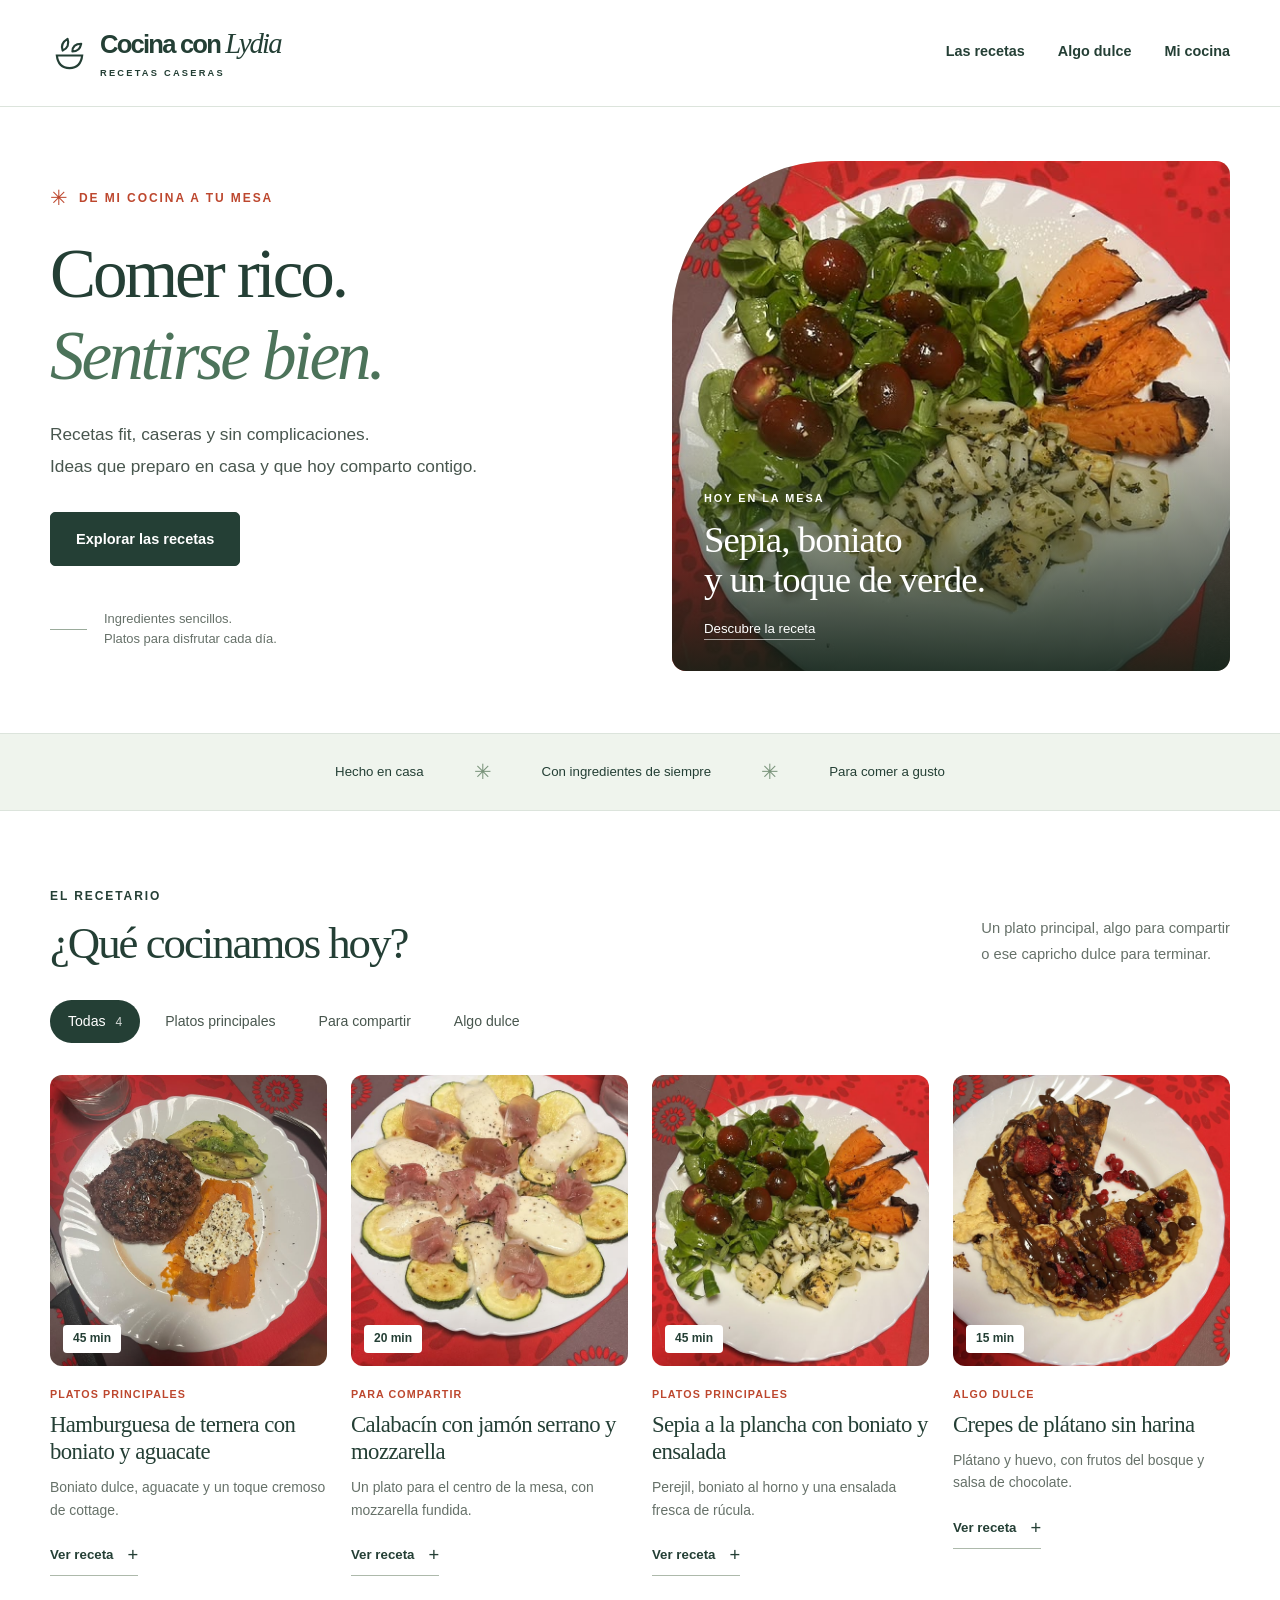
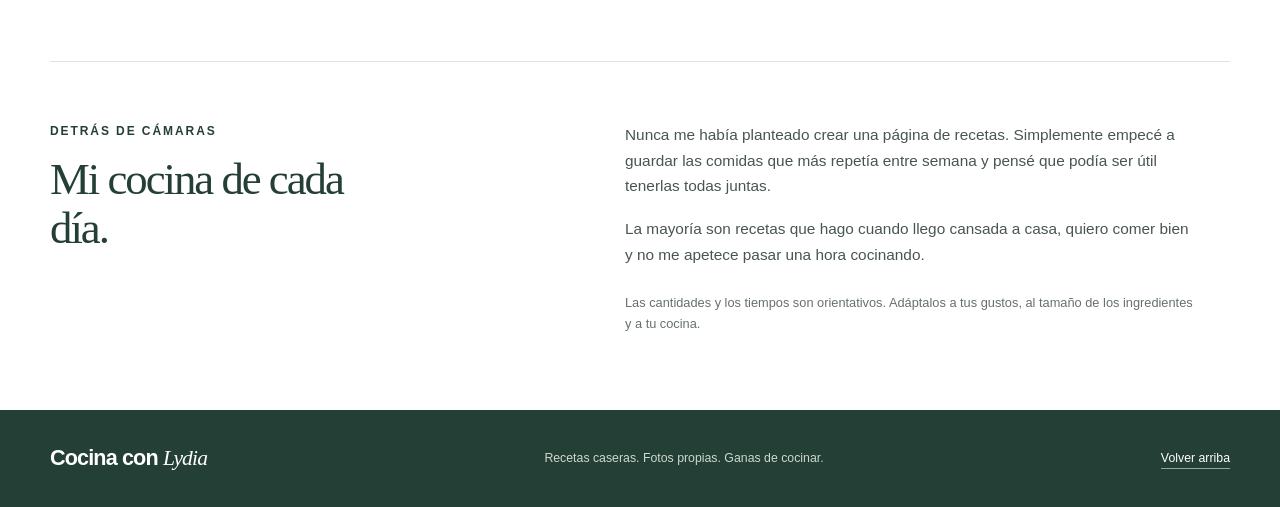
<file: index.html>
<!doctype html>
<html lang="es"><head><meta charset="utf-8"><meta name="viewport" content="width=device-width, initial-scale=1"><title>Cocina con Lydia · Recetas caseras para disfrutar</title><meta name="description" content="Cuatro recetas caseras con fotos propias: hamburguesa con boniato, calabacín con mozzarella, sepia a la plancha y crepes de plátano sin harina."><meta name="theme-color" content="#243f35"><link rel="icon" href="assets/favicon.svg" type="image/svg+xml"><link rel="stylesheet" href="assets/styles.css"><script src="assets/app.js" defer></script></head><body id="top">
<a class="skip-link" href="#contenido">Saltar al contenido</a>
<header class="site-header"><div class="container header-inner"><a class="brand" href="./index.html"><svg class="brand-mark" viewBox="0 0 40 40" fill="none" aria-hidden="true"><path d="M7 22h26c-1 9-6 13-13 13S8 31 7 22Z" stroke="currentColor" stroke-width="2.2"/><path d="M13 17c-2-5 0-9 5-12 2 5 0 10-5 12Zm10 1c0-5 3-8 9-8-1 5-4 8-9 8Z" stroke="currentColor" stroke-width="2.2" stroke-linejoin="round"/></svg><span>Cocina con <em>Lydia</em><small>RECETAS CASERAS</small></span></a><nav aria-label="Navegación principal"><a href="#recetas">Las recetas</a><a href="?categoria=dulces#recetas">Algo dulce</a><a href="#sobre">Mi cocina</a></nav></div></header>
<main id="contenido">
<section class="hero container" aria-labelledby="hero-title"><div class="hero-copy"><p class="eyebrow"><span class="tiny-leaf" aria-hidden="true">✳</span> DE MI COCINA A TU MESA</p><h1 id="hero-title">Comer rico.<br><em>Sentirse bien.</em></h1><p class="hero-intro">Recetas fit, caseras y sin complicaciones.<br>Ideas que preparo en casa y que hoy comparto contigo.</p><a class="button" href="#recetas">Explorar las recetas</a><div class="hero-footnote"><span class="short-line" aria-hidden="true"></span><p>Ingredientes sencillos.<br>Platos para disfrutar cada día.</p></div></div><a class="hero-feature" href="recetas/sepia-boniato-ensalada.html"><img src="assets/images/sepia.jpeg" alt="Sepia a la plancha con aceite y perejil, gajos de boniato asado y ensalada de rúcula con tomates cherry." width="768" height="1024" fetchpriority="high"><div class="feature-caption"><span>HOY EN LA MESA</span><h2>Sepia, boniato<br>y un toque de verde.</h2><span class="feature-cta">Descubre la receta</span></div></a></section>
<div class="intro-strip"><div class="container strip-inner"><p>Hecho en casa</p><span aria-hidden="true">✳</span><p>Con ingredientes de siempre</p><span aria-hidden="true">✳</span><p>Para comer a gusto</p></div></div>
<section class="recipes-section container" id="recetas" aria-labelledby="recipes-title"><div class="section-heading"><div><p class="eyebrow">EL RECETARIO</p><h2 id="recipes-title">¿Qué cocinamos hoy?</h2></div><p>Un plato principal, algo para compartir<br>o ese capricho dulce para terminar.</p></div><div class="filter-bar" role="group" aria-label="Filtrar recetas" hidden><button type="button" class="filter-button active" data-filter="todas" aria-pressed="true">Todas <span>4</span></button><button type="button" class="filter-button" data-filter="principales" aria-pressed="false">Platos principales</button><button type="button" class="filter-button" data-filter="compartir" aria-pressed="false">Para compartir</button><button type="button" class="filter-button" data-filter="dulces" aria-pressed="false">Algo dulce</button></div><p class="sr-only" id="filter-status" aria-live="polite"></p><div class="recipe-grid"><article class="recipe-card" data-category="principales"><a class="card-link" href="recetas/hamburguesa-boniato-aguacate.html"><div class="card-image"><img src="assets/images/hamburguesa.jpeg" alt="Hamburguesa de ternera a la plancha junto a aguacate y boniato asado cubierto de queso cottage y pimienta." loading="lazy" width="768" height="1024"><span class="time-label">45 min</span></div><div class="card-body"><p class="eyebrow">Platos principales</p><h3>Hamburguesa de ternera con boniato y aguacate</h3><p>Boniato dulce, aguacate y un toque cremoso de cottage.</p><span class="text-link">Ver receta <span aria-hidden="true">+</span></span></div></a></article>
<article class="recipe-card" data-category="compartir"><a class="card-link" href="recetas/calabacin-jamon-mozzarella.html"><div class="card-image"><img src="assets/images/calabacin.jpeg" alt="Rodajas doradas de calabacín con mozzarella fundida, trozos de jamón serrano y pimienta negra." loading="lazy" width="768" height="1024"><span class="time-label">20 min</span></div><div class="card-body"><p class="eyebrow">Para compartir</p><h3>Calabacín con jamón serrano y mozzarella</h3><p>Un plato para el centro de la mesa, con mozzarella fundida.</p><span class="text-link">Ver receta <span aria-hidden="true">+</span></span></div></a></article>
<article class="recipe-card" data-category="principales"><a class="card-link" href="recetas/sepia-boniato-ensalada.html"><div class="card-image"><img src="assets/images/sepia.jpeg" alt="Sepia a la plancha con aceite y perejil, gajos de boniato asado y ensalada de rúcula con tomates cherry." loading="lazy" width="768" height="1024"><span class="time-label">45 min</span></div><div class="card-body"><p class="eyebrow">Platos principales</p><h3>Sepia a la plancha con boniato y ensalada</h3><p>Perejil, boniato al horno y una ensalada fresca de rúcula.</p><span class="text-link">Ver receta <span aria-hidden="true">+</span></span></div></a></article>
<article class="recipe-card" data-category="dulces"><a class="card-link" href="recetas/crepes-platano-sin-harina.html"><div class="card-image"><img src="assets/images/crepes.jpeg" alt="Crepes de plátano y huevo sin harina, con frutos del bosque y salsa de chocolate y plátano." loading="lazy" width="768" height="1024"><span class="time-label">15 min</span></div><div class="card-body"><p class="eyebrow">Algo dulce</p><h3>Crepes de plátano sin harina</h3><p>Plátano y huevo, con frutos del bosque y salsa de chocolate.</p><span class="text-link">Ver receta <span aria-hidden="true">+</span></span></div></a></article></div></section>
<section class="about-section container" id="sobre" aria-labelledby="about-title"><div class="about-title"><p class="eyebrow">DETRÁS DE CÁMARAS</p><h2 id="about-title">Mi cocina de cada día.</h2></div><div class="about-copy"><p>Nunca me había planteado crear una página de recetas. Simplemente empecé a guardar las comidas que más repetía entre semana y pensé que podía ser útil tenerlas todas juntas.</p><p>La mayoría son recetas que hago cuando llego cansada a casa, quiero comer bien y no me apetece pasar una hora cocinando.</p></p> <p class="recipe-note">Las cantidades y los tiempos son orientativos. Adáptalos a tus gustos, al tamaño de los ingredientes y a tu cocina.</p></div></section>
</main><footer class="site-footer"><div class="container footer-inner"><a class="footer-brand" href="./index.html">Cocina con <em>Lydia</em></a><p>Recetas caseras. Fotos propias. Ganas de cocinar.</p><a href="#top">Volver arriba</a></div></footer></body></html>
</file>
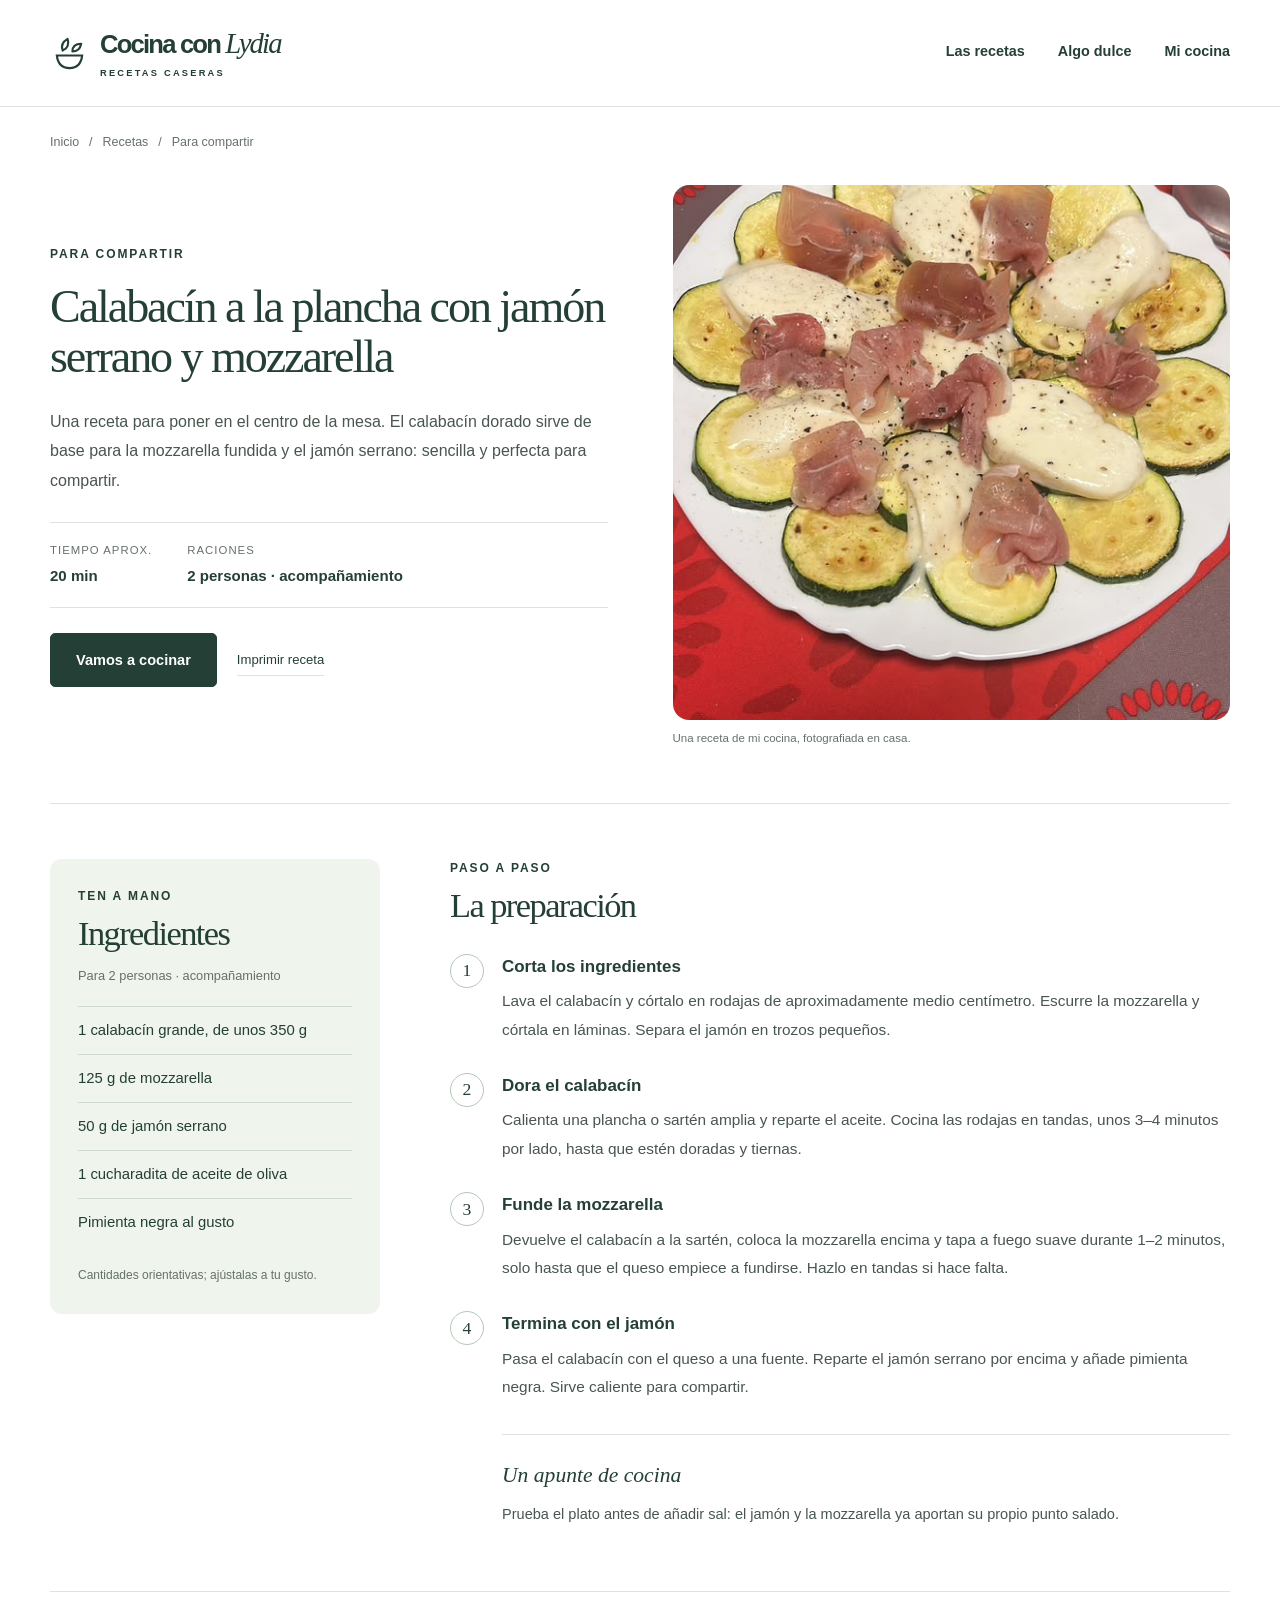
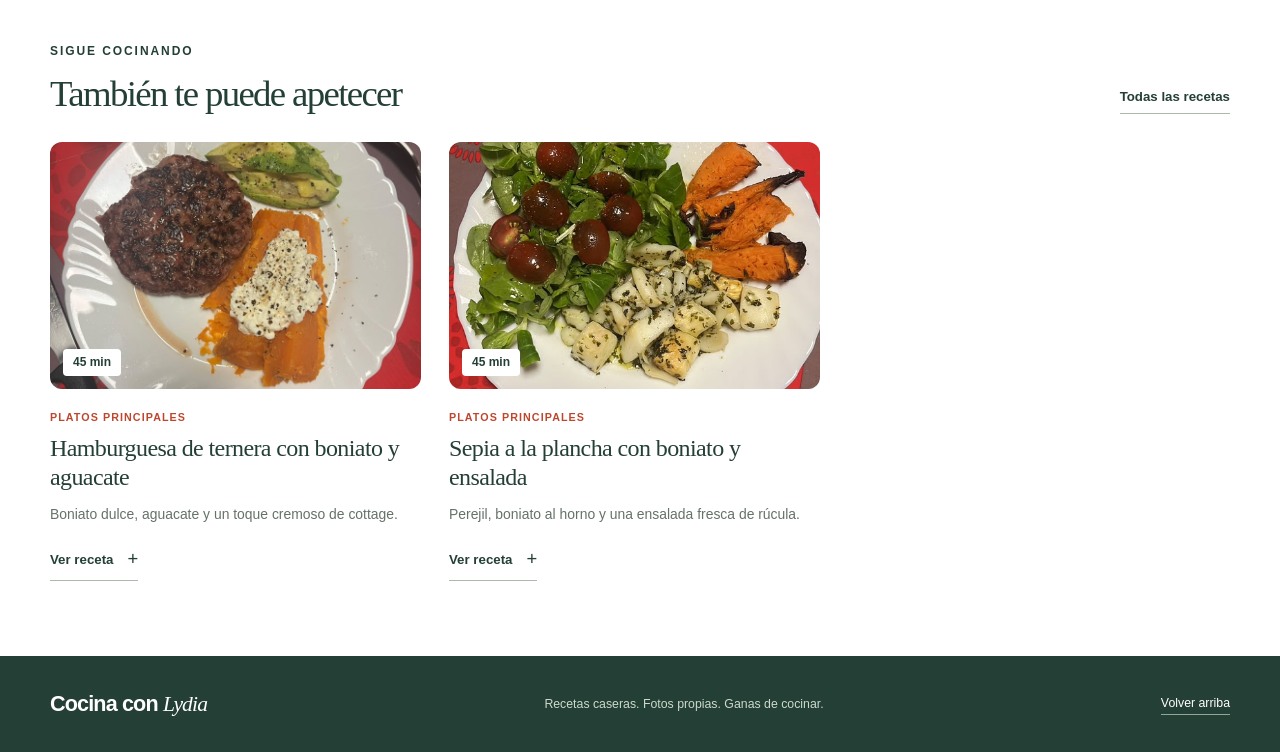
<file: recetas/calabacin-jamon-mozzarella.html>
<!doctype html>
<html lang="es"><head><meta charset="utf-8"><meta name="viewport" content="width=device-width, initial-scale=1"><title>Calabacín con jamón serrano y mozzarella · Cocina con Lydia</title><meta name="description" content="Una receta para poner en el centro de la mesa. El calabacín dorado sirve de base para la mozzarella fundida y el jamón serrano: sencilla y perfecta para compartir."><meta name="theme-color" content="#243f35"><link rel="icon" href="../assets/favicon.svg" type="image/svg+xml"><link rel="stylesheet" href="../assets/styles.css"><script src="../assets/app.js" defer></script></head><body id="top"><a class="skip-link" href="#contenido">Saltar al contenido</a>
<header class="site-header"><div class="container header-inner"><a class="brand" href="../index.html"><svg class="brand-mark" viewBox="0 0 40 40" fill="none" aria-hidden="true"><path d="M7 22h26c-1 9-6 13-13 13S8 31 7 22Z" stroke="currentColor" stroke-width="2.2"/><path d="M13 17c-2-5 0-9 5-12 2 5 0 10-5 12Zm10 1c0-5 3-8 9-8-1 5-4 8-9 8Z" stroke="currentColor" stroke-width="2.2" stroke-linejoin="round"/></svg><span>Cocina con <em>Lydia</em><small>RECETAS CASERAS</small></span></a><nav aria-label="Navegación principal"><a href="../index.html#recetas">Las recetas</a><a href="../index.html?categoria=dulces#recetas">Algo dulce</a><a href="../index.html#sobre">Mi cocina</a></nav></div></header><main id="contenido" class="recipe-page container"><nav class="breadcrumbs" aria-label="Ruta de navegación"><a href="../index.html">Inicio</a><span aria-hidden="true">/</span><a href="../index.html#recetas">Recetas</a><span aria-hidden="true">/</span><span aria-current="page">Para compartir</span></nav><article><div class="recipe-hero"><div class="recipe-heading"><p class="eyebrow">Para compartir</p><h1>Calabacín a la plancha con jamón serrano y mozzarella</h1><p class="recipe-intro">Una receta para poner en el centro de la mesa. El calabacín dorado sirve de base para la mozzarella fundida y el jamón serrano: sencilla y perfecta para compartir.</p><dl class="recipe-meta"><div><dt>Tiempo aprox.</dt><dd>20 min</dd></div><div><dt>Raciones</dt><dd>2 personas · acompañamiento</dd></div></dl><div class="recipe-actions"><a class="button" href="#preparacion">Vamos a cocinar</a><button type="button" class="print-button" data-print hidden>Imprimir receta</button></div></div><figure class="recipe-photo"><img src="../assets/images/calabacin.jpeg" alt="Rodajas doradas de calabacín con mozzarella fundida, trozos de jamón serrano y pimienta negra." width="768" height="1024" fetchpriority="high"><figcaption>Una receta de mi cocina, fotografiada en casa.</figcaption></figure></div><div class="recipe-details" id="preparacion"><aside class="ingredients" aria-labelledby="ingredients-1"><p class="eyebrow">TEN A MANO</p><h2 id="ingredients-1">Ingredientes</h2><p class="ingredients-servings">Para 2 personas · acompañamiento</p><ul><li>1 calabacín grande, de unos 350 g</li><li>125 g de mozzarella</li><li>50 g de jamón serrano</li><li>1 cucharadita de aceite de oliva</li><li>Pimienta negra al gusto</li></ul><p class="quantity-note">Cantidades orientativas; ajústalas a tu gusto.</p></aside><section class="preparation" aria-labelledby="steps-1"><p class="eyebrow">PASO A PASO</p><h2 id="steps-1">La preparación</h2><ol class="steps"><li><h3>Corta los ingredientes</h3><p>Lava el calabacín y córtalo en rodajas de aproximadamente medio centímetro. Escurre la mozzarella y córtala en láminas. Separa el jamón en trozos pequeños.</p></li><li><h3>Dora el calabacín</h3><p>Calienta una plancha o sartén amplia y reparte el aceite. Cocina las rodajas en tandas, unos 3–4 minutos por lado, hasta que estén doradas y tiernas.</p></li><li><h3>Funde la mozzarella</h3><p>Devuelve el calabacín a la sartén, coloca la mozzarella encima y tapa a fuego suave durante 1–2 minutos, solo hasta que el queso empiece a fundirse. Hazlo en tandas si hace falta.</p></li><li><h3>Termina con el jamón</h3><p>Pasa el calabacín con el queso a una fuente. Reparte el jamón serrano por encima y añade pimienta negra. Sirve caliente para compartir.</p></li></ol><div class="kitchen-tip"><h3>Un apunte de cocina</h3><p>Prueba el plato antes de añadir sal: el jamón y la mozzarella ya aportan su propio punto salado.</p></div></section></div></article><section class="related-section" aria-labelledby="related-title"><div class="section-heading"><div><p class="eyebrow">SIGUE COCINANDO</p><h2 id="related-title">También te puede apetecer</h2></div><a class="text-link" href="../index.html#recetas">Todas las recetas</a></div><div class="related-grid"><article class="recipe-card" data-category="principales"><a class="card-link" href="../recetas/hamburguesa-boniato-aguacate.html"><div class="card-image"><img src="../assets/images/hamburguesa.jpeg" alt="Hamburguesa de ternera a la plancha junto a aguacate y boniato asado cubierto de queso cottage y pimienta." loading="lazy" width="768" height="1024"><span class="time-label">45 min</span></div><div class="card-body"><p class="eyebrow">Platos principales</p><h3>Hamburguesa de ternera con boniato y aguacate</h3><p>Boniato dulce, aguacate y un toque cremoso de cottage.</p><span class="text-link">Ver receta <span aria-hidden="true">+</span></span></div></a></article><article class="recipe-card" data-category="principales"><a class="card-link" href="../recetas/sepia-boniato-ensalada.html"><div class="card-image"><img src="../assets/images/sepia.jpeg" alt="Sepia a la plancha con aceite y perejil, gajos de boniato asado y ensalada de rúcula con tomates cherry." loading="lazy" width="768" height="1024"><span class="time-label">45 min</span></div><div class="card-body"><p class="eyebrow">Platos principales</p><h3>Sepia a la plancha con boniato y ensalada</h3><p>Perejil, boniato al horno y una ensalada fresca de rúcula.</p><span class="text-link">Ver receta <span aria-hidden="true">+</span></span></div></a></article></div></section></main><footer class="site-footer"><div class="container footer-inner"><a class="footer-brand" href="../index.html">Cocina con <em>Lydia</em></a><p>Recetas caseras. Fotos propias. Ganas de cocinar.</p><a href="#top">Volver arriba</a></div></footer></body></html>
</file>
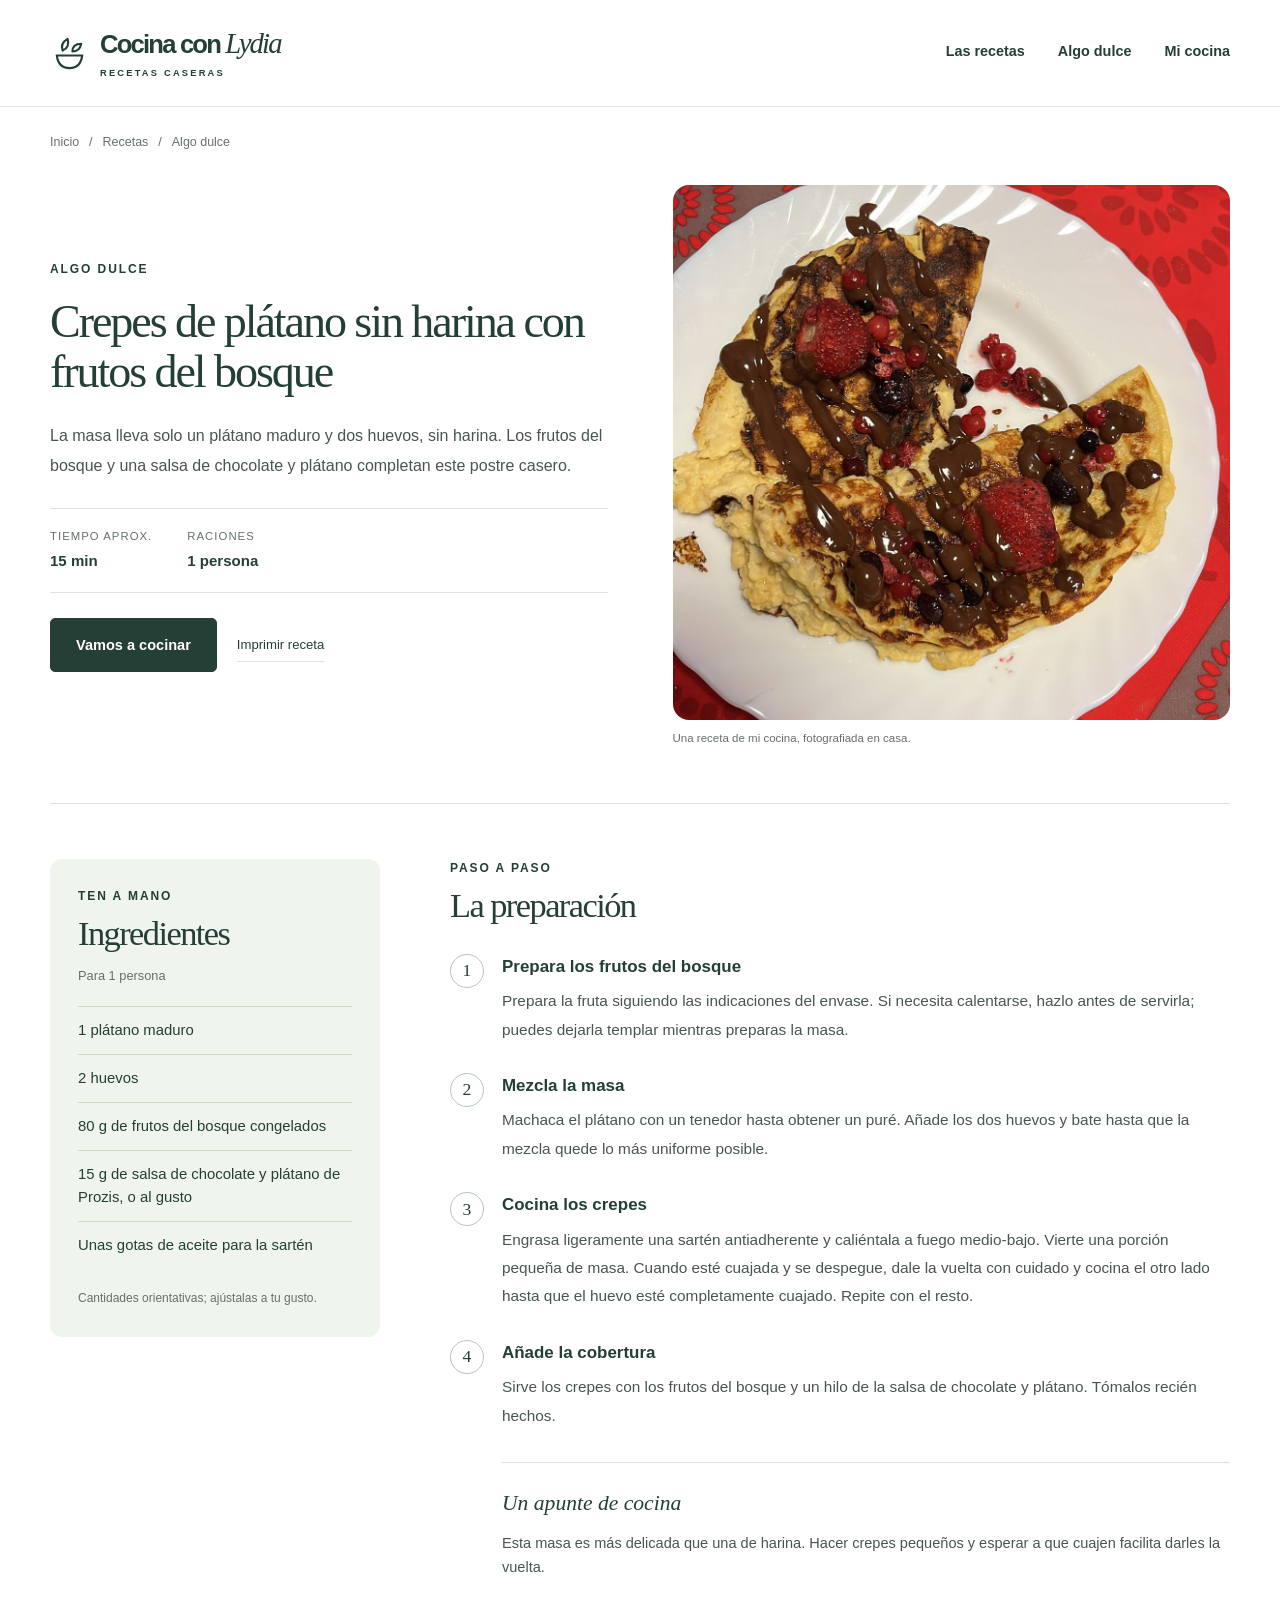
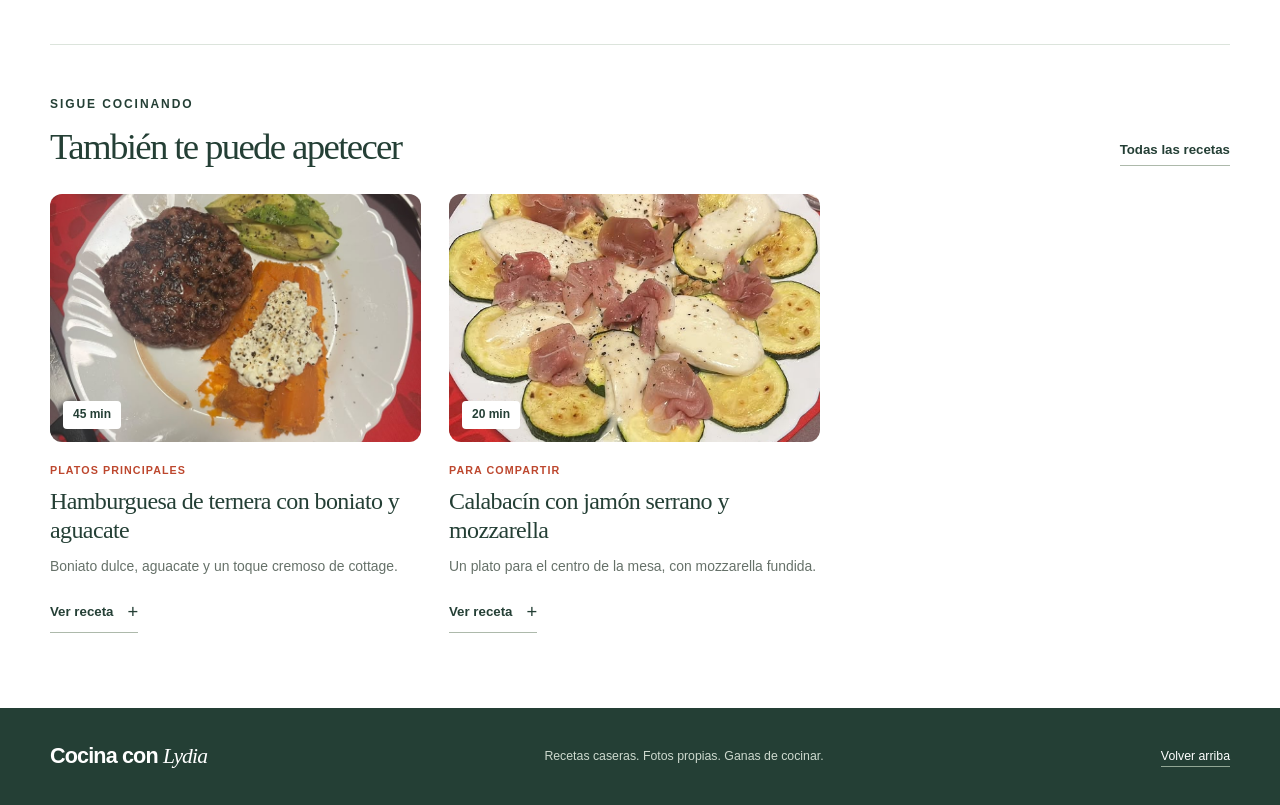
<file: recetas/crepes-platano-sin-harina.html>
<!doctype html>
<html lang="es"><head><meta charset="utf-8"><meta name="viewport" content="width=device-width, initial-scale=1"><title>Crepes de plátano sin harina · Cocina con Lydia</title><meta name="description" content="La masa lleva solo un plátano maduro y dos huevos, sin harina. Los frutos del bosque y una salsa de chocolate y plátano completan este postre casero."><meta name="theme-color" content="#243f35"><link rel="icon" href="../assets/favicon.svg" type="image/svg+xml"><link rel="stylesheet" href="../assets/styles.css"><script src="../assets/app.js" defer></script></head><body id="top"><a class="skip-link" href="#contenido">Saltar al contenido</a>
<header class="site-header"><div class="container header-inner"><a class="brand" href="../index.html"><svg class="brand-mark" viewBox="0 0 40 40" fill="none" aria-hidden="true"><path d="M7 22h26c-1 9-6 13-13 13S8 31 7 22Z" stroke="currentColor" stroke-width="2.2"/><path d="M13 17c-2-5 0-9 5-12 2 5 0 10-5 12Zm10 1c0-5 3-8 9-8-1 5-4 8-9 8Z" stroke="currentColor" stroke-width="2.2" stroke-linejoin="round"/></svg><span>Cocina con <em>Lydia</em><small>RECETAS CASERAS</small></span></a><nav aria-label="Navegación principal"><a href="../index.html#recetas">Las recetas</a><a href="../index.html?categoria=dulces#recetas">Algo dulce</a><a href="../index.html#sobre">Mi cocina</a></nav></div></header><main id="contenido" class="recipe-page container"><nav class="breadcrumbs" aria-label="Ruta de navegación"><a href="../index.html">Inicio</a><span aria-hidden="true">/</span><a href="../index.html#recetas">Recetas</a><span aria-hidden="true">/</span><span aria-current="page">Algo dulce</span></nav><article><div class="recipe-hero"><div class="recipe-heading"><p class="eyebrow">Algo dulce</p><h1>Crepes de plátano sin harina con frutos del bosque</h1><p class="recipe-intro">La masa lleva solo un plátano maduro y dos huevos, sin harina. Los frutos del bosque y una salsa de chocolate y plátano completan este postre casero.</p><dl class="recipe-meta"><div><dt>Tiempo aprox.</dt><dd>15 min</dd></div><div><dt>Raciones</dt><dd>1 persona</dd></div></dl><div class="recipe-actions"><a class="button" href="#preparacion">Vamos a cocinar</a><button type="button" class="print-button" data-print hidden>Imprimir receta</button></div></div><figure class="recipe-photo"><img src="../assets/images/crepes.jpeg" alt="Crepes de plátano y huevo sin harina, con frutos del bosque y salsa de chocolate y plátano." width="768" height="1024" fetchpriority="high"><figcaption>Una receta de mi cocina, fotografiada en casa.</figcaption></figure></div><div class="recipe-details" id="preparacion"><aside class="ingredients" aria-labelledby="ingredients-3"><p class="eyebrow">TEN A MANO</p><h2 id="ingredients-3">Ingredientes</h2><p class="ingredients-servings">Para 1 persona</p><ul><li>1 plátano maduro</li><li>2 huevos</li><li>80 g de frutos del bosque congelados</li><li>15 g de salsa de chocolate y plátano de Prozis, o al gusto</li><li>Unas gotas de aceite para la sartén</li></ul><p class="quantity-note">Cantidades orientativas; ajústalas a tu gusto.</p></aside><section class="preparation" aria-labelledby="steps-3"><p class="eyebrow">PASO A PASO</p><h2 id="steps-3">La preparación</h2><ol class="steps"><li><h3>Prepara los frutos del bosque</h3><p>Prepara la fruta siguiendo las indicaciones del envase. Si necesita calentarse, hazlo antes de servirla; puedes dejarla templar mientras preparas la masa.</p></li><li><h3>Mezcla la masa</h3><p>Machaca el plátano con un tenedor hasta obtener un puré. Añade los dos huevos y bate hasta que la mezcla quede lo más uniforme posible.</p></li><li><h3>Cocina los crepes</h3><p>Engrasa ligeramente una sartén antiadherente y caliéntala a fuego medio-bajo. Vierte una porción pequeña de masa. Cuando esté cuajada y se despegue, dale la vuelta con cuidado y cocina el otro lado hasta que el huevo esté completamente cuajado. Repite con el resto.</p></li><li><h3>Añade la cobertura</h3><p>Sirve los crepes con los frutos del bosque y un hilo de la salsa de chocolate y plátano. Tómalos recién hechos.</p></li></ol><div class="kitchen-tip"><h3>Un apunte de cocina</h3><p>Esta masa es más delicada que una de harina. Hacer crepes pequeños y esperar a que cuajen facilita darles la vuelta.</p></div></section></div></article><section class="related-section" aria-labelledby="related-title"><div class="section-heading"><div><p class="eyebrow">SIGUE COCINANDO</p><h2 id="related-title">También te puede apetecer</h2></div><a class="text-link" href="../index.html#recetas">Todas las recetas</a></div><div class="related-grid"><article class="recipe-card" data-category="principales"><a class="card-link" href="../recetas/hamburguesa-boniato-aguacate.html"><div class="card-image"><img src="../assets/images/hamburguesa.jpeg" alt="Hamburguesa de ternera a la plancha junto a aguacate y boniato asado cubierto de queso cottage y pimienta." loading="lazy" width="768" height="1024"><span class="time-label">45 min</span></div><div class="card-body"><p class="eyebrow">Platos principales</p><h3>Hamburguesa de ternera con boniato y aguacate</h3><p>Boniato dulce, aguacate y un toque cremoso de cottage.</p><span class="text-link">Ver receta <span aria-hidden="true">+</span></span></div></a></article><article class="recipe-card" data-category="compartir"><a class="card-link" href="../recetas/calabacin-jamon-mozzarella.html"><div class="card-image"><img src="../assets/images/calabacin.jpeg" alt="Rodajas doradas de calabacín con mozzarella fundida, trozos de jamón serrano y pimienta negra." loading="lazy" width="768" height="1024"><span class="time-label">20 min</span></div><div class="card-body"><p class="eyebrow">Para compartir</p><h3>Calabacín con jamón serrano y mozzarella</h3><p>Un plato para el centro de la mesa, con mozzarella fundida.</p><span class="text-link">Ver receta <span aria-hidden="true">+</span></span></div></a></article></div></section></main><footer class="site-footer"><div class="container footer-inner"><a class="footer-brand" href="../index.html">Cocina con <em>Lydia</em></a><p>Recetas caseras. Fotos propias. Ganas de cocinar.</p><a href="#top">Volver arriba</a></div></footer></body></html>
</file>
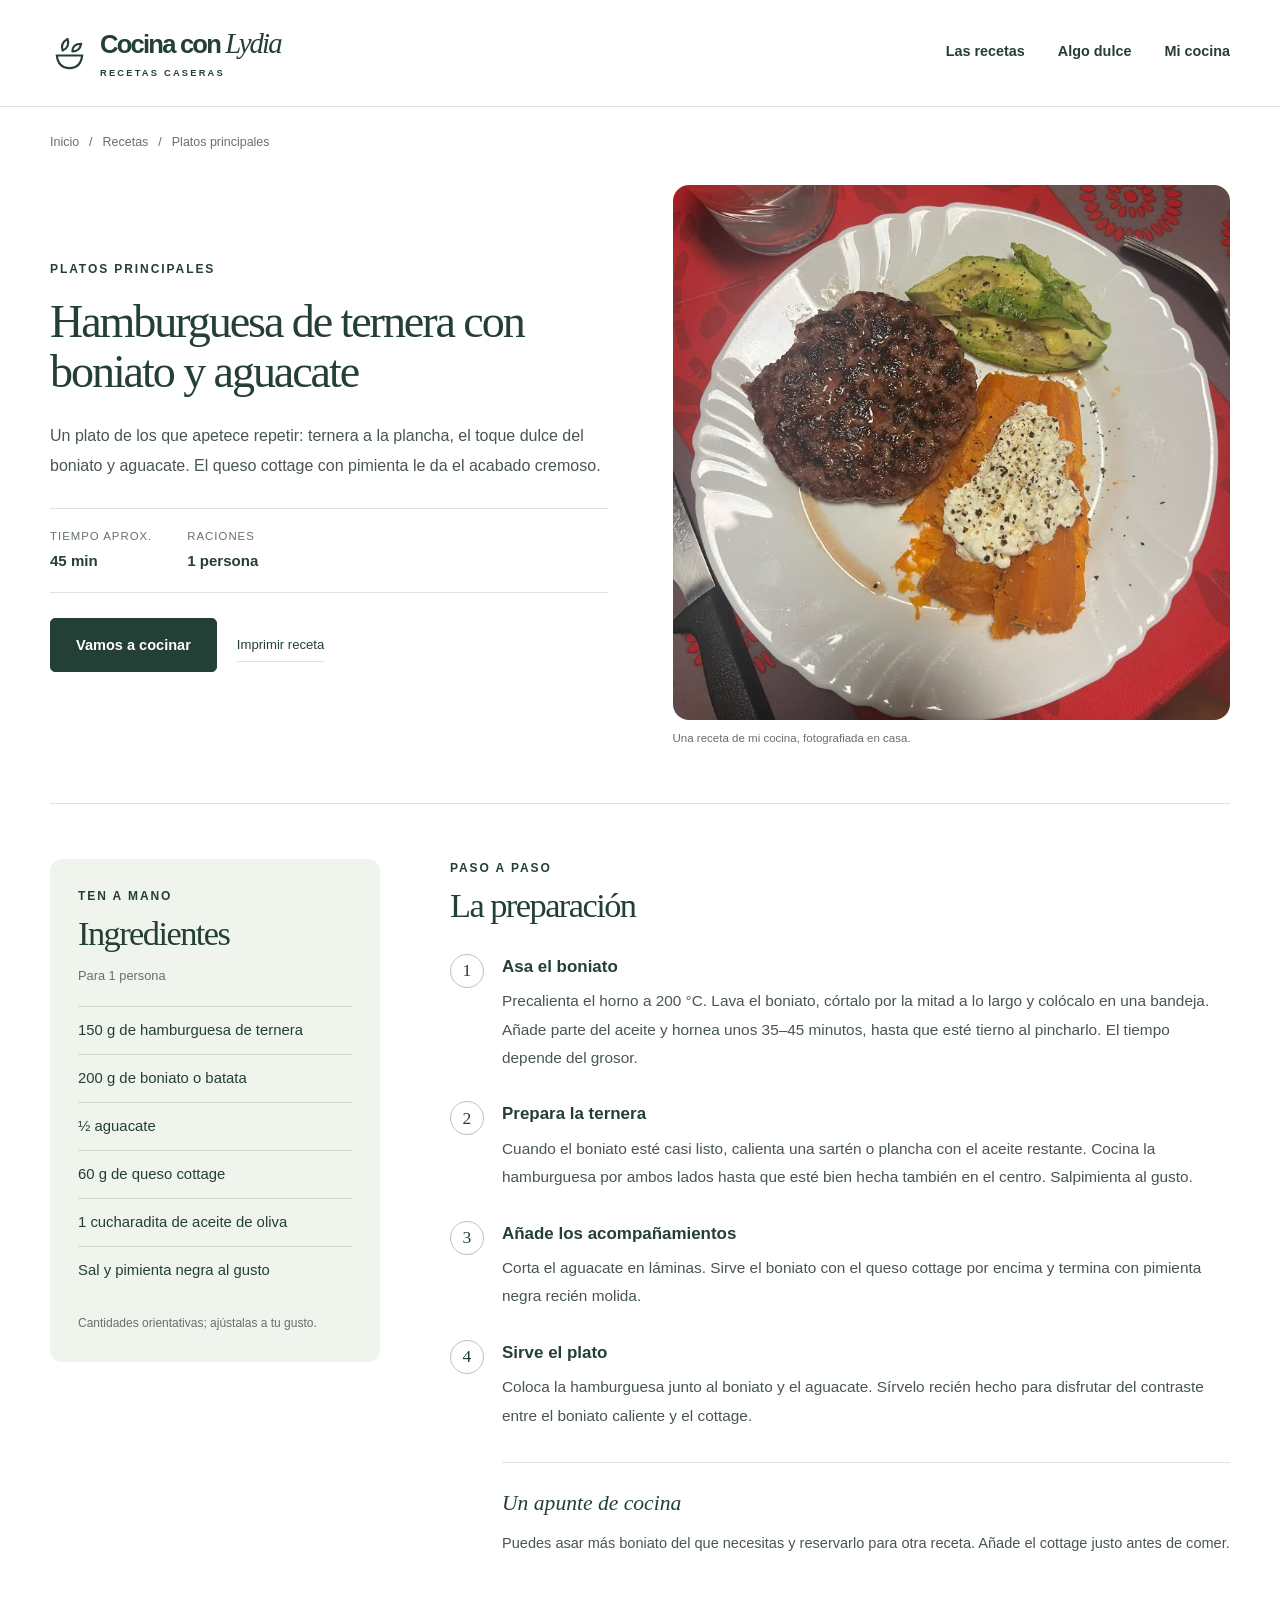
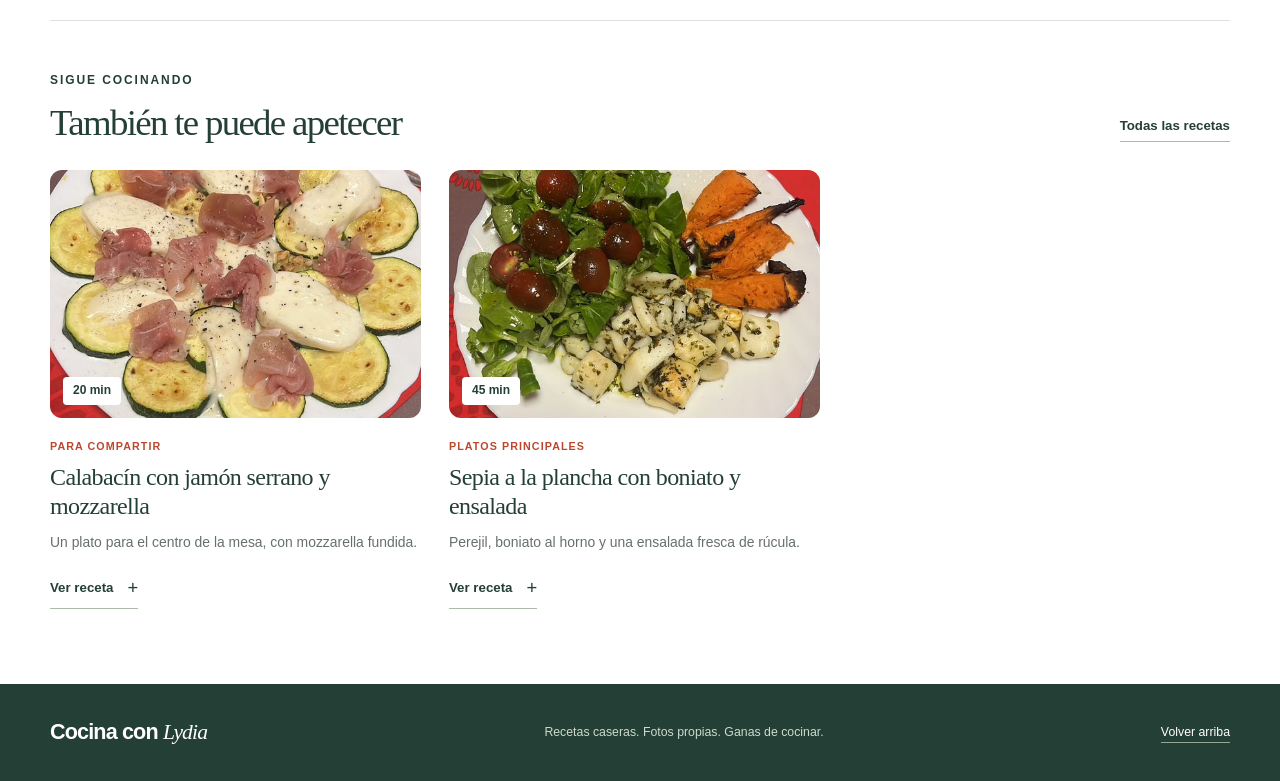
<file: recetas/hamburguesa-boniato-aguacate.html>
<!doctype html>
<html lang="es"><head><meta charset="utf-8"><meta name="viewport" content="width=device-width, initial-scale=1"><title>Hamburguesa de ternera con boniato y aguacate · Cocina con Lydia</title><meta name="description" content="Un plato de los que apetece repetir: ternera a la plancha, el toque dulce del boniato y aguacate. El queso cottage con pimienta le da el acabado cremoso."><meta name="theme-color" content="#243f35"><link rel="icon" href="../assets/favicon.svg" type="image/svg+xml"><link rel="stylesheet" href="../assets/styles.css"><script src="../assets/app.js" defer></script></head><body id="top"><a class="skip-link" href="#contenido">Saltar al contenido</a>
<header class="site-header"><div class="container header-inner"><a class="brand" href="../index.html"><svg class="brand-mark" viewBox="0 0 40 40" fill="none" aria-hidden="true"><path d="M7 22h26c-1 9-6 13-13 13S8 31 7 22Z" stroke="currentColor" stroke-width="2.2"/><path d="M13 17c-2-5 0-9 5-12 2 5 0 10-5 12Zm10 1c0-5 3-8 9-8-1 5-4 8-9 8Z" stroke="currentColor" stroke-width="2.2" stroke-linejoin="round"/></svg><span>Cocina con <em>Lydia</em><small>RECETAS CASERAS</small></span></a><nav aria-label="Navegación principal"><a href="../index.html#recetas">Las recetas</a><a href="../index.html?categoria=dulces#recetas">Algo dulce</a><a href="../index.html#sobre">Mi cocina</a></nav></div></header><main id="contenido" class="recipe-page container"><nav class="breadcrumbs" aria-label="Ruta de navegación"><a href="../index.html">Inicio</a><span aria-hidden="true">/</span><a href="../index.html#recetas">Recetas</a><span aria-hidden="true">/</span><span aria-current="page">Platos principales</span></nav><article><div class="recipe-hero"><div class="recipe-heading"><p class="eyebrow">Platos principales</p><h1>Hamburguesa de ternera con boniato y aguacate</h1><p class="recipe-intro">Un plato de los que apetece repetir: ternera a la plancha, el toque dulce del boniato y aguacate. El queso cottage con pimienta le da el acabado cremoso.</p><dl class="recipe-meta"><div><dt>Tiempo aprox.</dt><dd>45 min</dd></div><div><dt>Raciones</dt><dd>1 persona</dd></div></dl><div class="recipe-actions"><a class="button" href="#preparacion">Vamos a cocinar</a><button type="button" class="print-button" data-print hidden>Imprimir receta</button></div></div><figure class="recipe-photo"><img src="../assets/images/hamburguesa.jpeg" alt="Hamburguesa de ternera a la plancha junto a aguacate y boniato asado cubierto de queso cottage y pimienta." width="768" height="1024" fetchpriority="high"><figcaption>Una receta de mi cocina, fotografiada en casa.</figcaption></figure></div><div class="recipe-details" id="preparacion"><aside class="ingredients" aria-labelledby="ingredients-0"><p class="eyebrow">TEN A MANO</p><h2 id="ingredients-0">Ingredientes</h2><p class="ingredients-servings">Para 1 persona</p><ul><li>150 g de hamburguesa de ternera</li><li>200 g de boniato o batata</li><li>½ aguacate</li><li>60 g de queso cottage</li><li>1 cucharadita de aceite de oliva</li><li>Sal y pimienta negra al gusto</li></ul><p class="quantity-note">Cantidades orientativas; ajústalas a tu gusto.</p></aside><section class="preparation" aria-labelledby="steps-0"><p class="eyebrow">PASO A PASO</p><h2 id="steps-0">La preparación</h2><ol class="steps"><li><h3>Asa el boniato</h3><p>Precalienta el horno a 200 °C. Lava el boniato, córtalo por la mitad a lo largo y colócalo en una bandeja. Añade parte del aceite y hornea unos 35–45 minutos, hasta que esté tierno al pincharlo. El tiempo depende del grosor.</p></li><li><h3>Prepara la ternera</h3><p>Cuando el boniato esté casi listo, calienta una sartén o plancha con el aceite restante. Cocina la hamburguesa por ambos lados hasta que esté bien hecha también en el centro. Salpimienta al gusto.</p></li><li><h3>Añade los acompañamientos</h3><p>Corta el aguacate en láminas. Sirve el boniato con el queso cottage por encima y termina con pimienta negra recién molida.</p></li><li><h3>Sirve el plato</h3><p>Coloca la hamburguesa junto al boniato y el aguacate. Sírvelo recién hecho para disfrutar del contraste entre el boniato caliente y el cottage.</p></li></ol><div class="kitchen-tip"><h3>Un apunte de cocina</h3><p>Puedes asar más boniato del que necesitas y reservarlo para otra receta. Añade el cottage justo antes de comer.</p></div></section></div></article><section class="related-section" aria-labelledby="related-title"><div class="section-heading"><div><p class="eyebrow">SIGUE COCINANDO</p><h2 id="related-title">También te puede apetecer</h2></div><a class="text-link" href="../index.html#recetas">Todas las recetas</a></div><div class="related-grid"><article class="recipe-card" data-category="compartir"><a class="card-link" href="../recetas/calabacin-jamon-mozzarella.html"><div class="card-image"><img src="../assets/images/calabacin.jpeg" alt="Rodajas doradas de calabacín con mozzarella fundida, trozos de jamón serrano y pimienta negra." loading="lazy" width="768" height="1024"><span class="time-label">20 min</span></div><div class="card-body"><p class="eyebrow">Para compartir</p><h3>Calabacín con jamón serrano y mozzarella</h3><p>Un plato para el centro de la mesa, con mozzarella fundida.</p><span class="text-link">Ver receta <span aria-hidden="true">+</span></span></div></a></article><article class="recipe-card" data-category="principales"><a class="card-link" href="../recetas/sepia-boniato-ensalada.html"><div class="card-image"><img src="../assets/images/sepia.jpeg" alt="Sepia a la plancha con aceite y perejil, gajos de boniato asado y ensalada de rúcula con tomates cherry." loading="lazy" width="768" height="1024"><span class="time-label">45 min</span></div><div class="card-body"><p class="eyebrow">Platos principales</p><h3>Sepia a la plancha con boniato y ensalada</h3><p>Perejil, boniato al horno y una ensalada fresca de rúcula.</p><span class="text-link">Ver receta <span aria-hidden="true">+</span></span></div></a></article></div></section></main><footer class="site-footer"><div class="container footer-inner"><a class="footer-brand" href="../index.html">Cocina con <em>Lydia</em></a><p>Recetas caseras. Fotos propias. Ganas de cocinar.</p><a href="#top">Volver arriba</a></div></footer></body></html>
</file>
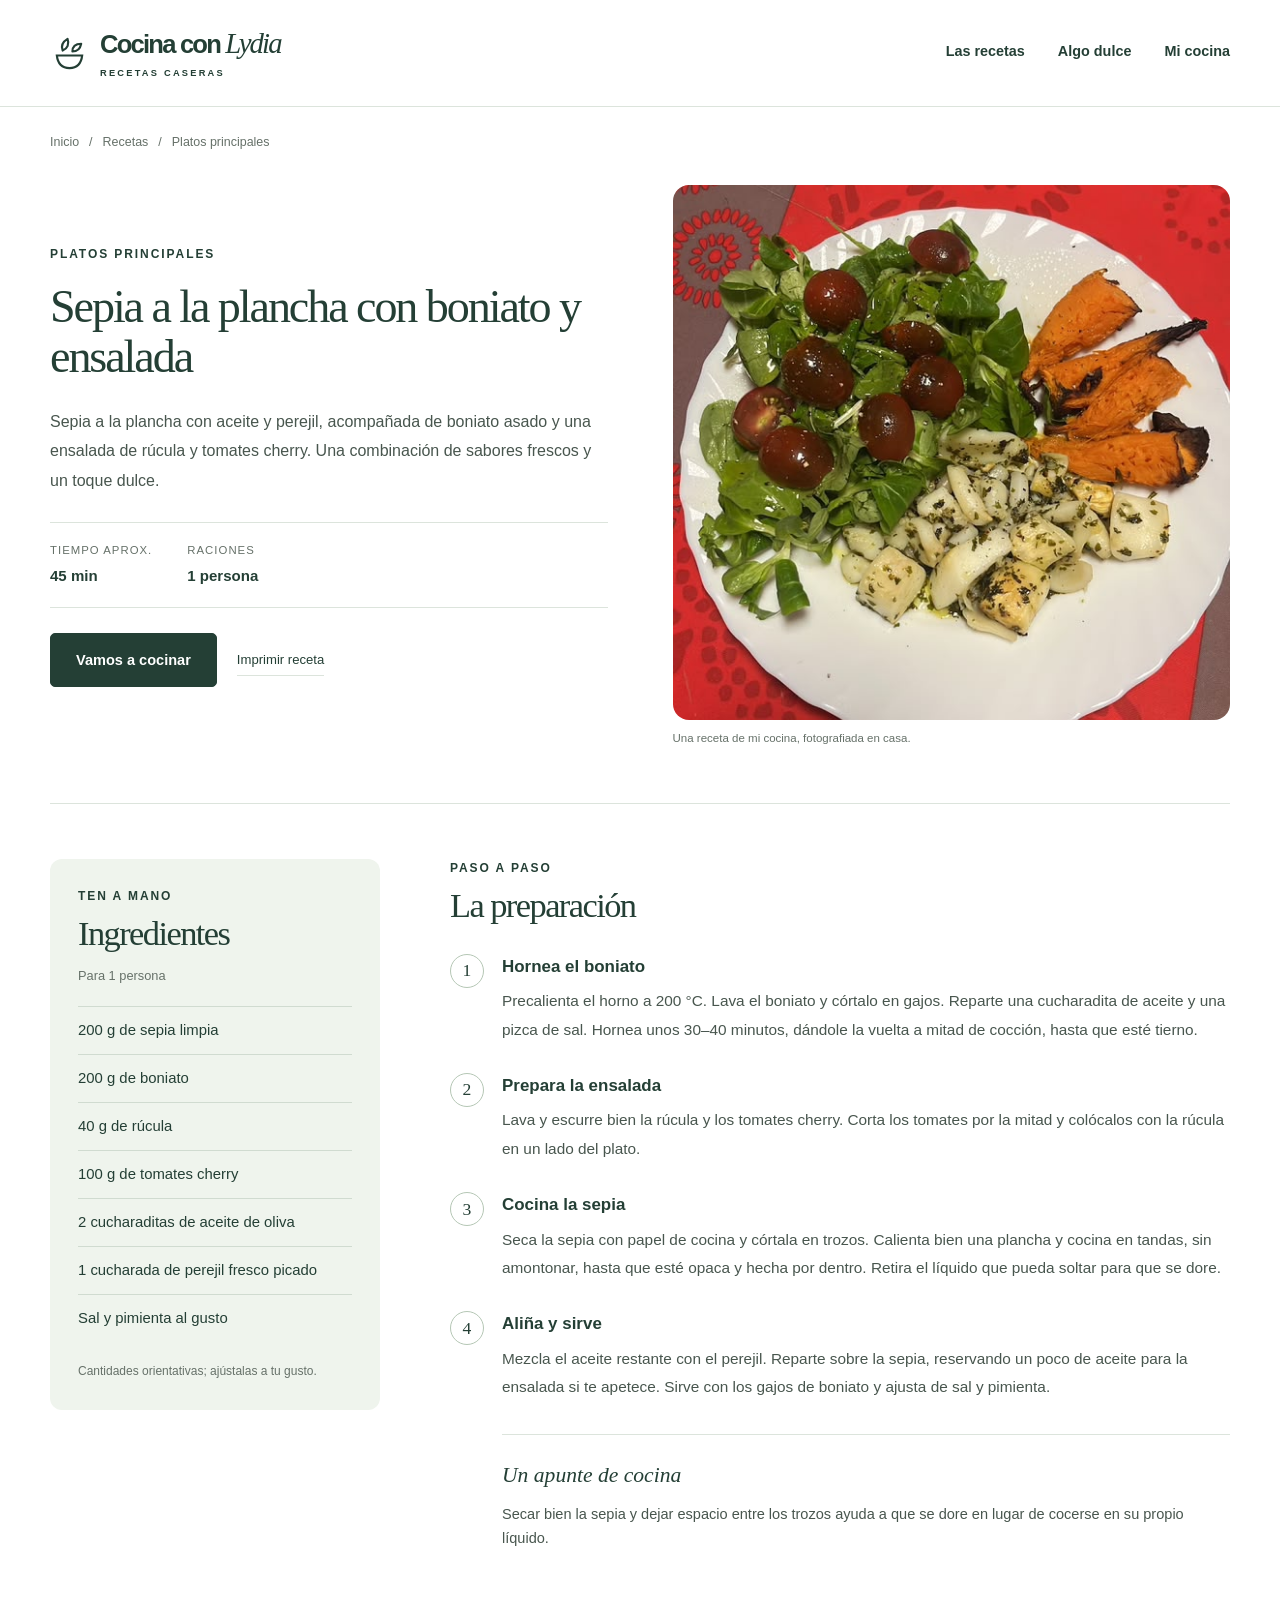
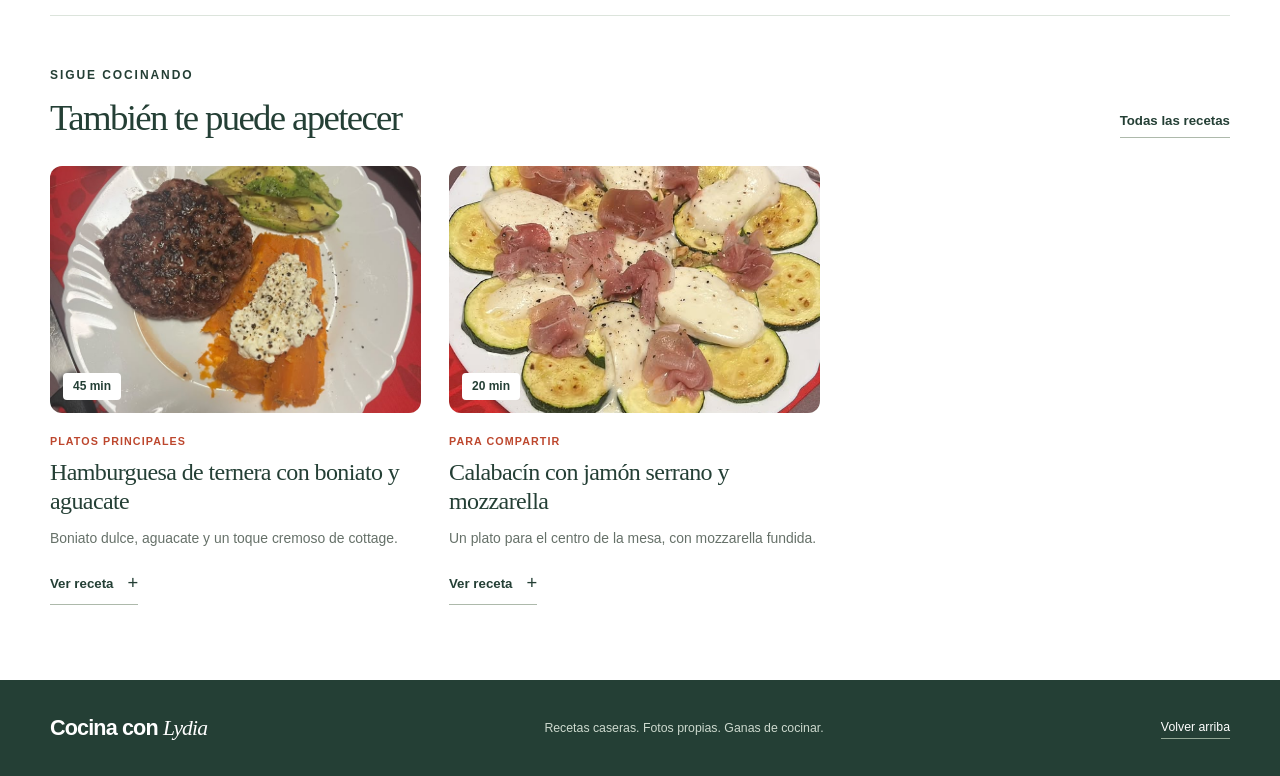
<file: recetas/sepia-boniato-ensalada.html>
<!doctype html>
<html lang="es"><head><meta charset="utf-8"><meta name="viewport" content="width=device-width, initial-scale=1"><title>Sepia a la plancha con boniato y ensalada · Cocina con Lydia</title><meta name="description" content="Sepia a la plancha con aceite y perejil, acompañada de boniato asado y una ensalada de rúcula y tomates cherry. Una combinación de sabores frescos y un toque dulce."><meta name="theme-color" content="#243f35"><link rel="icon" href="../assets/favicon.svg" type="image/svg+xml"><link rel="stylesheet" href="../assets/styles.css"><script src="../assets/app.js" defer></script></head><body id="top"><a class="skip-link" href="#contenido">Saltar al contenido</a>
<header class="site-header"><div class="container header-inner"><a class="brand" href="../index.html"><svg class="brand-mark" viewBox="0 0 40 40" fill="none" aria-hidden="true"><path d="M7 22h26c-1 9-6 13-13 13S8 31 7 22Z" stroke="currentColor" stroke-width="2.2"/><path d="M13 17c-2-5 0-9 5-12 2 5 0 10-5 12Zm10 1c0-5 3-8 9-8-1 5-4 8-9 8Z" stroke="currentColor" stroke-width="2.2" stroke-linejoin="round"/></svg><span>Cocina con <em>Lydia</em><small>RECETAS CASERAS</small></span></a><nav aria-label="Navegación principal"><a href="../index.html#recetas">Las recetas</a><a href="../index.html?categoria=dulces#recetas">Algo dulce</a><a href="../index.html#sobre">Mi cocina</a></nav></div></header><main id="contenido" class="recipe-page container"><nav class="breadcrumbs" aria-label="Ruta de navegación"><a href="../index.html">Inicio</a><span aria-hidden="true">/</span><a href="../index.html#recetas">Recetas</a><span aria-hidden="true">/</span><span aria-current="page">Platos principales</span></nav><article><div class="recipe-hero"><div class="recipe-heading"><p class="eyebrow">Platos principales</p><h1>Sepia a la plancha con boniato y ensalada</h1><p class="recipe-intro">Sepia a la plancha con aceite y perejil, acompañada de boniato asado y una ensalada de rúcula y tomates cherry. Una combinación de sabores frescos y un toque dulce.</p><dl class="recipe-meta"><div><dt>Tiempo aprox.</dt><dd>45 min</dd></div><div><dt>Raciones</dt><dd>1 persona</dd></div></dl><div class="recipe-actions"><a class="button" href="#preparacion">Vamos a cocinar</a><button type="button" class="print-button" data-print hidden>Imprimir receta</button></div></div><figure class="recipe-photo"><img src="../assets/images/sepia.jpeg" alt="Sepia a la plancha con aceite y perejil, gajos de boniato asado y ensalada de rúcula con tomates cherry." width="768" height="1024" fetchpriority="high"><figcaption>Una receta de mi cocina, fotografiada en casa.</figcaption></figure></div><div class="recipe-details" id="preparacion"><aside class="ingredients" aria-labelledby="ingredients-2"><p class="eyebrow">TEN A MANO</p><h2 id="ingredients-2">Ingredientes</h2><p class="ingredients-servings">Para 1 persona</p><ul><li>200 g de sepia limpia</li><li>200 g de boniato</li><li>40 g de rúcula</li><li>100 g de tomates cherry</li><li>2 cucharaditas de aceite de oliva</li><li>1 cucharada de perejil fresco picado</li><li>Sal y pimienta al gusto</li></ul><p class="quantity-note">Cantidades orientativas; ajústalas a tu gusto.</p></aside><section class="preparation" aria-labelledby="steps-2"><p class="eyebrow">PASO A PASO</p><h2 id="steps-2">La preparación</h2><ol class="steps"><li><h3>Hornea el boniato</h3><p>Precalienta el horno a 200 °C. Lava el boniato y córtalo en gajos. Reparte una cucharadita de aceite y una pizca de sal. Hornea unos 30–40 minutos, dándole la vuelta a mitad de cocción, hasta que esté tierno.</p></li><li><h3>Prepara la ensalada</h3><p>Lava y escurre bien la rúcula y los tomates cherry. Corta los tomates por la mitad y colócalos con la rúcula en un lado del plato.</p></li><li><h3>Cocina la sepia</h3><p>Seca la sepia con papel de cocina y córtala en trozos. Calienta bien una plancha y cocina en tandas, sin amontonar, hasta que esté opaca y hecha por dentro. Retira el líquido que pueda soltar para que se dore.</p></li><li><h3>Aliña y sirve</h3><p>Mezcla el aceite restante con el perejil. Reparte sobre la sepia, reservando un poco de aceite para la ensalada si te apetece. Sirve con los gajos de boniato y ajusta de sal y pimienta.</p></li></ol><div class="kitchen-tip"><h3>Un apunte de cocina</h3><p>Secar bien la sepia y dejar espacio entre los trozos ayuda a que se dore en lugar de cocerse en su propio líquido.</p></div></section></div></article><section class="related-section" aria-labelledby="related-title"><div class="section-heading"><div><p class="eyebrow">SIGUE COCINANDO</p><h2 id="related-title">También te puede apetecer</h2></div><a class="text-link" href="../index.html#recetas">Todas las recetas</a></div><div class="related-grid"><article class="recipe-card" data-category="principales"><a class="card-link" href="../recetas/hamburguesa-boniato-aguacate.html"><div class="card-image"><img src="../assets/images/hamburguesa.jpeg" alt="Hamburguesa de ternera a la plancha junto a aguacate y boniato asado cubierto de queso cottage y pimienta." loading="lazy" width="768" height="1024"><span class="time-label">45 min</span></div><div class="card-body"><p class="eyebrow">Platos principales</p><h3>Hamburguesa de ternera con boniato y aguacate</h3><p>Boniato dulce, aguacate y un toque cremoso de cottage.</p><span class="text-link">Ver receta <span aria-hidden="true">+</span></span></div></a></article><article class="recipe-card" data-category="compartir"><a class="card-link" href="../recetas/calabacin-jamon-mozzarella.html"><div class="card-image"><img src="../assets/images/calabacin.jpeg" alt="Rodajas doradas de calabacín con mozzarella fundida, trozos de jamón serrano y pimienta negra." loading="lazy" width="768" height="1024"><span class="time-label">20 min</span></div><div class="card-body"><p class="eyebrow">Para compartir</p><h3>Calabacín con jamón serrano y mozzarella</h3><p>Un plato para el centro de la mesa, con mozzarella fundida.</p><span class="text-link">Ver receta <span aria-hidden="true">+</span></span></div></a></article></div></section></main><footer class="site-footer"><div class="container footer-inner"><a class="footer-brand" href="../index.html">Cocina con <em>Lydia</em></a><p>Recetas caseras. Fotos propias. Ganas de cocinar.</p><a href="#top">Volver arriba</a></div></footer></body></html>
</file>
<file: assets/styles.css>
/* Estilos compartidos: portada, recetas, móvil e impresión. */
:root{--ink:#243f35;--text:#48564e;--muted:#667169;--green:#eff4ed;--line:#dce4dc;--accent:#bd472e;--white:#fff;--serif:Georgia,'Times New Roman',serif;--sans:'Segoe UI',Arial,sans-serif}
*{box-sizing:border-box}html{scroll-behavior:smooth;scroll-padding-top:24px}body{margin:0;background:var(--white);color:var(--ink);font:1rem/1.65 var(--sans);-webkit-font-smoothing:antialiased}a{color:inherit;text-decoration:none}button{font:inherit}img{display:block;max-width:100%}button,a{-webkit-tap-highlight-color:transparent}button{cursor:pointer}a:focus-visible,button:focus-visible{outline:3px solid var(--accent);outline-offset:5px}button:disabled{cursor:default}[hidden]{display:none!important}.container{width:min(1180px,calc(100% - 80px));margin-inline:auto}h1,h2,h3,p,figure,dl{margin:0}h1,h2,h3{font-weight:400}h1,h2{font-family:var(--serif);letter-spacing:-.045em;line-height:1.08}em{font-family:var(--serif);font-weight:400}.eyebrow{font-size:.75rem;font-weight:700;letter-spacing:.16em;line-height:1.5;text-transform:uppercase}.sr-only{position:absolute;width:1px;height:1px;padding:0;margin:-1px;overflow:hidden;clip:rect(0,0,0,0);white-space:nowrap;border:0}.skip-link{position:fixed;left:15px;top:-100px;z-index:20;padding:10px 20px;background:var(--ink);color:white}.skip-link:focus{top:15px}
.site-header{border-bottom:1px solid var(--line)}.header-inner{display:flex;align-items:center;justify-content:space-between;min-height:106px;gap:24px}.brand{display:flex;gap:11px;align-items:center;font-size:1.6rem;font-weight:600;letter-spacing:-.07em;line-height:1.1}.brand em{font-size:1.8rem;letter-spacing:-.065em}.brand small{display:block;font-size:.58rem;letter-spacing:.24em;margin-top:8px;font-weight:600}.brand-mark{width:39px;height:39px}.site-header nav{display:flex;gap:33px;font-size:.9rem;font-weight:600}.site-header nav a{padding:8px 0;border-bottom:2px solid transparent}.site-header nav a:hover{border-color:var(--accent)}
.hero{display:grid;grid-template-columns:1fr 1fr;gap:64px;align-items:center;padding-block:54px 62px}.hero-copy{padding-block:16px}.hero-copy>.eyebrow{display:flex;align-items:center;gap:9px;color:var(--accent)}.tiny-leaf{font-size:1.3rem;font-weight:400}.hero h1{font-size:clamp(3.4rem,5.4vw,5rem);margin-top:24px}.hero h1 em{color:#4c735a;display:inline-block;margin-top:7px}.hero-intro{font-size:1.08rem;color:var(--text);margin-top:26px;line-height:1.8}.button{display:inline-flex;justify-content:center;align-items:center;padding:14px 25px;min-height:50px;background:var(--ink);border:1px solid var(--ink);color:var(--white);font-size:.91rem;font-weight:600;border-radius:5px;transition:background .2s}.button:hover{background:#375b47}.hero .button{margin-top:30px}.hero-footnote{display:flex;align-items:center;gap:17px;margin-top:43px}.short-line{width:37px;height:1px;background:#9aab9b}.hero-footnote p{font-size:.81rem;color:var(--muted);line-height:1.6}.hero-feature{position:relative;height:510px;border-radius:160px 14px 14px 14px;overflow:hidden;background:#dbe4d8}.hero-feature>img{width:100%;height:100%;object-fit:cover;object-position:50% 48%;transition:transform .5s}.hero-feature:hover>img{transform:scale(1.035)}.hero-feature:after{content:'';position:absolute;inset:43% 0 0;background:linear-gradient(transparent,rgba(12,31,21,.88))}.feature-caption{position:absolute;z-index:1;bottom:30px;left:32px;right:25px;color:white}.feature-caption>span:first-child{font-size:.68rem;letter-spacing:.18em;font-weight:600}.feature-caption h2{font-size:2.3rem;margin:10px 0 15px;letter-spacing:-.025em}.feature-cta{font-size:.83rem;border-bottom:1px solid #ffffff90;padding-bottom:3px}.intro-strip{background:var(--green);border-block:1px solid var(--line)}.strip-inner{display:flex;align-items:center;justify-content:center;gap:50px;padding-block:21px}.strip-inner p{font-size:.83rem;font-weight:500}.strip-inner>span{color:#79937a;font-size:1.3rem}
.recipes-section{padding-block:76px 85px}.section-heading{display:flex;align-items:end;justify-content:space-between;gap:30px}.section-heading h2{font-size:2.8rem;margin-top:14px}.section-heading>p{font-size:.92rem;color:var(--muted);line-height:1.75}.filter-bar{display:flex;gap:7px;flex-wrap:wrap;margin-block:32px}.filter-button{border:1px solid transparent;border-radius:25px;background:transparent;color:var(--text);padding:9px 17px;font-size:.88rem}.filter-button.active{background:var(--ink);color:white}.filter-button:hover:not(.active){background:var(--green)}.filter-button span{padding-left:6px;font-size:.75rem;opacity:.8}.recipe-grid{display:grid;grid-template-columns:repeat(4,minmax(0,1fr));gap:24px}.recipe-grid:has(>.recipe-card:only-child){grid-template-columns:minmax(0,1fr)}.recipe-card{min-width:0}.recipe-card .card-link{display:block;height:100%}.card-image{aspect-ratio:1/1.05;position:relative;overflow:hidden;border-radius:12px;background:var(--green)}.card-image img{width:100%;height:100%;object-fit:cover;object-position:50% 51%;transition:transform .35s}.recipe-card[data-category=compartir] .card-image img{object-position:50% 43%}.recipe-card[data-category=dulces] .card-image img{object-position:50% 53%}.recipe-card:hover .card-image img{transform:scale(1.045)}.time-label{position:absolute;left:13px;bottom:13px;background:white;border-radius:4px;padding:4px 10px;font-size:.75rem;font-weight:600}.card-body{padding-top:20px}.card-body>.eyebrow{font-size:.67rem;color:var(--accent);letter-spacing:.1em}.card-body h3{font-family:var(--serif);font-size:1.42rem;line-height:1.2;letter-spacing:-.025em;margin-top:9px}.card-body>p:not(.eyebrow){font-size:.87rem;color:var(--muted);margin-top:11px;line-height:1.6}.text-link{display:inline-flex;align-items:center;gap:14px;font-size:.83rem;font-weight:600;border-bottom:1px solid #adb9ab;padding-block:5px}.card-body>.text-link{margin-top:14px}.text-link span{font-size:1.15rem;font-weight:400}.card-link:hover h3{color:#47704f}.about-section{display:grid;grid-template-columns:.9fr 1.1fr;gap:80px;border-top:1px solid var(--line);padding-block:60px 76px}.about-title h2{font-size:2.8rem;margin-top:15px;max-width:340px}.about-copy{max-width:575px}.about-copy>p{font-size:.96rem;color:var(--text)}.about-copy>p+p{margin-top:18px}.about-copy>.recipe-note{font-size:.8rem;color:var(--muted);margin-top:25px}.site-footer{background:var(--ink);color:white}.footer-inner{display:flex;align-items:center;justify-content:space-between;gap:24px;padding-block:30px}.footer-brand{font-size:1.35rem;font-weight:600;letter-spacing:-.04em;white-space:nowrap}.footer-inner p{font-size:.77rem;color:#cdd9ce}.footer-inner>a:last-child{font-size:.77rem;border-bottom:1px solid #92a795}
.breadcrumbs{display:flex;flex-wrap:wrap;gap:10px;font-size:.78rem;color:var(--muted);padding-block:25px 32px}.breadcrumbs a:hover{text-decoration:underline}.recipe-hero{display:grid;grid-template-columns:1fr 1fr;gap:65px;align-items:center;padding-bottom:55px}.recipe-heading h1{font-size:clamp(2.6rem,3.6vw,3.5rem);margin-top:19px}.recipe-intro{color:var(--text);font-size:1rem;line-height:1.85;margin-top:25px}.recipe-meta{display:flex;gap:35px;border-block:1px solid var(--line);padding-block:18px;margin-top:27px}.recipe-meta dt{font-size:.71rem;text-transform:uppercase;letter-spacing:.09em;color:var(--muted)}.recipe-meta dd{margin:4px 0 0;font-size:.94rem;font-weight:600}.recipe-actions{display:flex;align-items:center;gap:20px;margin-top:25px;flex-wrap:wrap}.print-button{border:0;border-bottom:1px solid var(--line);padding:5px 0;background:none;color:var(--ink);font-size:.82rem}.print-button:hover{border-color:var(--ink)}.recipe-photo img{width:100%;height:535px;object-fit:cover;object-position:50% 49%;border-radius:16px}.recipe-photo figcaption{font-size:.72rem;color:var(--muted);padding-top:9px}.recipe-details{display:grid;grid-template-columns:330px minmax(0,1fr);gap:70px;border-top:1px solid var(--line);padding-top:55px;align-items:start}.ingredients{background:var(--green);border-radius:12px;padding:28px}.ingredients h2,.preparation h2{font-size:2.15rem;margin-top:10px}.ingredients-servings{font-size:.8rem;color:var(--muted);margin-top:13px}.ingredients ul{list-style:none;padding:0;margin:20px 0 0}.ingredients li{padding:12px 0;border-top:1px solid #d0dbd0;font-size:.93rem;line-height:1.55}.quantity-note{font-size:.75rem;color:var(--muted);margin-top:20px}.steps{list-style:none;counter-reset:steps;padding:0;margin:30px 0 0}.steps li{position:relative;padding-left:52px;counter-increment:steps;margin-top:29px}.steps li:before{content:counter(steps);position:absolute;left:0;top:0;display:grid;place-items:center;width:32px;height:32px;border:1px solid #b5c7b5;border-radius:50%;font-family:var(--serif);font-size:1.1rem}.steps h3{font-size:1.06rem;font-weight:600;margin-bottom:8px;line-height:1.5}.steps p{font-size:.96rem;color:var(--text);line-height:1.85}.kitchen-tip{margin:32px 0 0 52px;border-top:1px solid var(--line);padding-top:23px}.kitchen-tip h3{font-family:var(--serif);font-style:italic;font-size:1.35rem;margin-bottom:9px}.kitchen-tip p{font-size:.91rem;color:var(--text)}.related-section{border-top:1px solid var(--line);margin-top:65px;padding-block:50px 75px}.related-section h2{font-size:2.3rem}.related-grid{display:grid;grid-template-columns:repeat(2,minmax(0,1fr));gap:28px;margin-top:28px;max-width:770px}.related-grid .card-image{aspect-ratio:1.5}.related-grid .card-body h3{font-size:1.5rem}
@media(min-width:1500px){.hero{padding-block:65px 70px}}
@media(max-width:1100px){.container{width:calc(100% - 56px)}.hero{gap:35px}.hero h1{font-size:4rem}.hero-feature{height:470px}.recipe-grid{grid-template-columns:repeat(2,minmax(0,1fr));gap:34px 25px}.card-image{aspect-ratio:1.3}.card-body h3{font-size:1.6rem}.recipe-hero{gap:36px}.recipe-heading h1{font-size:2.8rem}.recipe-details{grid-template-columns:290px minmax(0,1fr);gap:40px}.strip-inner{gap:25px}.about-section{gap:40px}}
@media(max-width:760px){.container{width:calc(100% - 36px)}.header-inner{min-height:105px;padding-block:19px;align-items:start}.brand{font-size:1.25rem;gap:6px}.brand em{font-size:1.45rem}.brand-mark{width:30px;height:34px}.brand small{font-size:.47rem;letter-spacing:.18em}.site-header nav{gap:12px;font-size:.74rem;flex-wrap:wrap;justify-content:end;max-width:170px;padding-top:4px}.site-header nav a{padding:3px 0}.hero{grid-template-columns:1fr;gap:32px;padding-block:36px}.hero-copy{padding:0}.hero h1{font-size:clamp(3.15rem,9.8vw,4.6rem);margin-top:18px}.hero-intro{font-size:.98rem;margin-top:20px}.hero-footnote{margin-top:25px}.hero-feature{height:390px;border-radius:100px 12px 12px 12px}.feature-caption{left:25px;bottom:25px}.feature-caption h2{font-size:2.1rem}.strip-inner{padding-block:16px;gap:14px;justify-content:space-around}.strip-inner p{text-align:center;font-size:.7rem;line-height:1.5;max-width:100px}.strip-inner>span{font-size:.9rem}.recipes-section{padding-block:46px 52px}.section-heading{display:block}.section-heading h2{font-size:2.3rem;margin-top:10px}.section-heading>p{font-size:.87rem;margin-top:17px}.section-heading>p br{display:none}.filter-bar{gap:3px;margin-block:23px}.filter-button{padding:8px 11px;font-size:.77rem}.recipe-grid{gap:29px 17px}.card-image{aspect-ratio:1/1.1;border-radius:9px}.card-body{padding-top:14px}.card-body>.eyebrow{font-size:.58rem;letter-spacing:.06em}.card-body h3{font-size:1.26rem}.card-body>p:not(.eyebrow){font-size:.78rem;margin-top:8px}.card-body>.text-link{margin-top:10px;font-size:.77rem}.time-label{left:9px;bottom:9px;font-size:.68rem;padding:3px 8px}.about-section{grid-template-columns:1fr;gap:25px;padding-block:36px 46px}.about-title h2{font-size:2.3rem;max-width:none}.about-copy>p{font-size:.9rem}.footer-inner{display:block;padding-block:25px}.footer-inner p{margin-block:10px}.footer-inner>a:last-child{display:inline-block}.breadcrumbs{font-size:.7rem;padding-block:18px 25px}.recipe-hero{grid-template-columns:1fr;gap:28px;padding-bottom:35px}.recipe-heading h1{font-size:2.6rem;margin-top:14px}.recipe-intro{font-size:.96rem;margin-top:20px}.recipe-meta{gap:28px}.recipe-meta dd{font-size:.88rem}.recipe-photo img{height:auto;max-height:550px;aspect-ratio:1/1.12;object-fit:cover}.recipe-details{grid-template-columns:1fr;gap:35px;padding-top:35px}.ingredients{padding:25px}.ingredients li{padding:10px 0}.steps li{padding-left:42px}.steps p{font-size:.92rem}.steps li:before{width:28px;height:28px}.kitchen-tip{margin-left:42px}.related-section{margin-top:40px;padding-block:35px 45px}.related-section h2{font-size:2.1rem}.related-section .section-heading>.text-link{margin-top:14px}.related-grid{gap:17px}.related-grid .card-image{aspect-ratio:1/1.1}.related-grid .card-body h3{font-size:1.26rem}}
@media(max-width:360px){.header-inner{flex-wrap:wrap;gap:17px}.site-header nav{max-width:none;width:100%;justify-content:start;gap:20px}.recipe-grid,.related-grid{grid-template-columns:1fr}.card-image{aspect-ratio:1.2}.recipe-heading h1{font-size:2.2rem}.hero h1{font-size:3rem}.filter-button{font-size:.73rem;padding-inline:9px}}
@media(prefers-reduced-motion:reduce){html{scroll-behavior:auto}*,*:before,*:after{transition:none!important;animation:none!important}}
@media print{@page{margin:16mm}body{font-size:10pt;color:#111;background:white}.site-header,.site-footer,.breadcrumbs,.recipe-actions,.related-section,.skip-link{display:none!important}.container{width:100%;max-width:none}.recipe-hero{grid-template-columns:1.3fr 1fr;gap:25px;padding-bottom:20px}.recipe-heading h1{font-size:25pt}.recipe-heading>.eyebrow{font-size:8pt}.recipe-intro{font-size:10pt;line-height:1.5;margin-top:12px}.recipe-photo img{height:220px}.recipe-photo figcaption{font-size:7pt}.recipe-meta{margin-top:12px;padding-block:10px;gap:20px}.recipe-meta dt{font-size:7pt}.recipe-meta dd{font-size:9pt}.recipe-details{grid-template-columns:1fr 2fr;gap:25px;padding-top:20px}.ingredients{padding:15px;background:none;border:1px solid #ccc}.ingredients h2,.preparation h2{font-size:18pt}.ingredients li,.steps p{font-size:9pt;line-height:1.5}.ingredients li{padding-block:7px}.steps{margin-top:15px}.steps li{padding-left:30px;margin-top:15px;break-inside:avoid}.steps li:before{width:22px;height:22px;font-size:10pt}.steps h3{font-size:10pt}.kitchen-tip{margin:20px 0 0 30px}.kitchen-tip p{font-size:9pt}.recipe-note,.quantity-note{font-size:8pt}.eyebrow{font-size:8pt}}

/* El nombre completo conserva espacio en las pantallas pequeñas. */
@media(max-width:760px){.header-inner{flex-wrap:wrap;gap:16px}.brand{white-space:nowrap}.site-header nav{max-width:none;width:100%;justify-content:flex-start;gap:22px;font-size:.82rem}}
</file>
